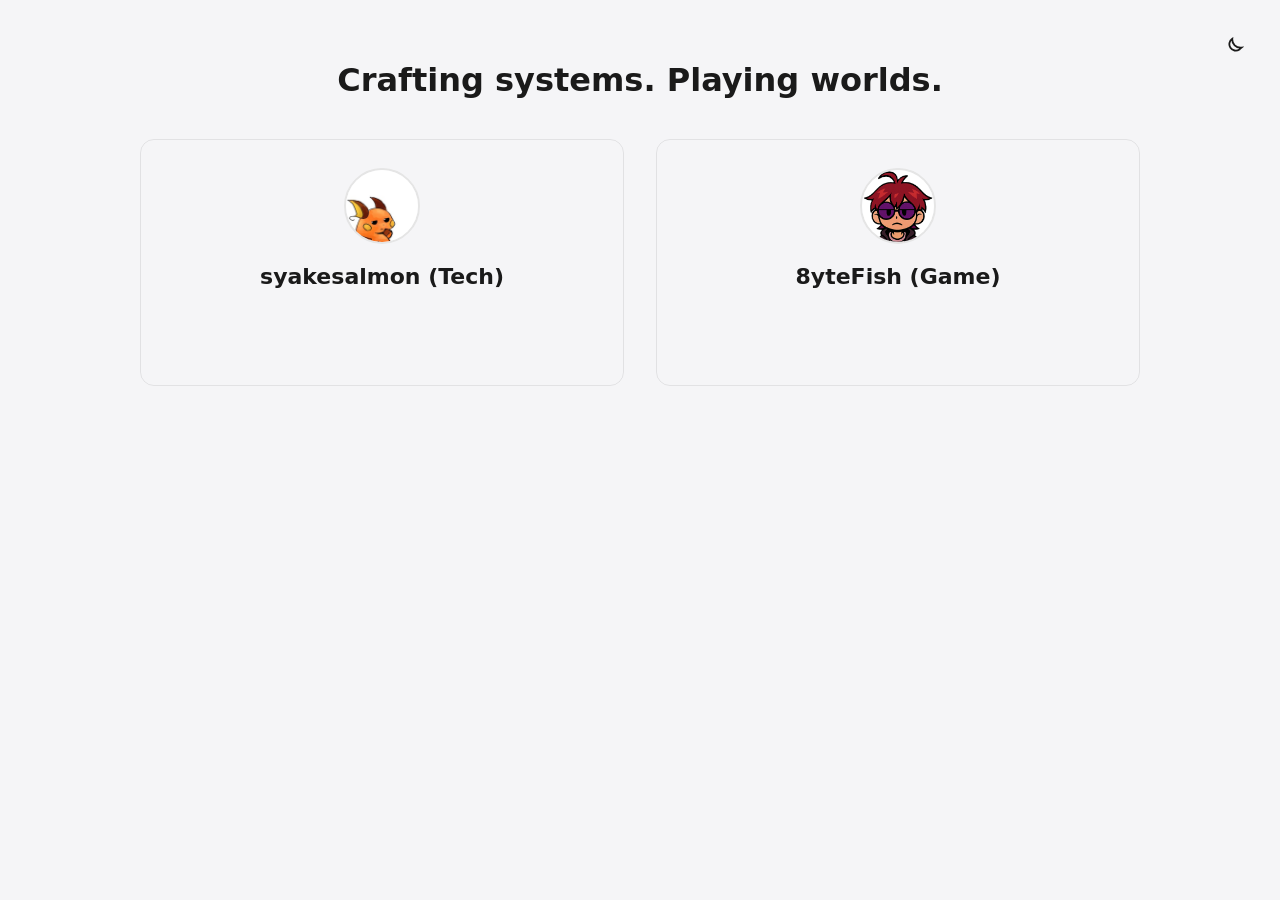
<file: index.html>
<!DOCTYPE html>
<html lang="ja">

<head>
    <meta charset="UTF-8">
    <meta name="viewport" content="width=device-width, initial-scale=1">
    <title>INDEX OF SYAKE</title>
    <link rel="stylesheet" href="https://js.cybozu.com/font-awesome/v7.2.0/css/fontawesome.min.css">
    <script src="https://js.cybozu.com/font-awesome/v7.2.0/js/all.min.js"></script>
    <style>
        :root {
            --bg-light: #f5f5f7;
            --card-light: #ffffff;
            --border-light: #e5e5e5;
            --text-light: #1a1a1a;

            --bg-dark: #1c1c1e;
            --card-dark: #2c2c2e;
            --border-dark: #3a3a3c;
            --text-dark: #f5f5f7;

            --radius: 14px;
            --shadow-light: 0 4px 12px rgba(0, 0, 0, 0.06);
            --shadow-dark: 0 4px 12px rgba(0, 0, 0, 0.4);
        }

        html[data-theme="light"] {
            --bg: var(--bg-light);
            --card-bg: var(--card-light);
            --border: var(--border-light);
            --text: var(--text-light);
            --shadow: var(--shadow-light);
        }

        html[data-theme="dark"] {
            --bg: var(--bg-dark);
            --card-bg: var(--card-dark);
            --border: var(--border-dark);
            --text: var(--text-dark);
            --shadow: var(--shadow-dark);
        }

        body {
            margin: 0;
            padding: 40px 20px;
            background: var(--bg);
            font-family: system-ui, -apple-system, BlinkMacSystemFont, "Segoe UI", Roboto, sans-serif;
            color: var(--text);
            transition: background 0.3s, color 0.3s;
        }

        h1 {
            text-align: center;
            font-size: 32px;
            margin-bottom: 40px;
            font-weight: 600;
        }

        .columns {
            max-width: 1000px;
            margin: auto;
            display: grid;
            grid-template-columns: 1fr 1fr;
            gap: 32px;
        }

        .column {
            background: transparent;
            border: none;
            box-shadow: none;
            padding: 28px;
            border-radius: var(--radius);
            border: 1px solid rgba(0, 0, 0, 0.08);
            text-align: center;
            transition: background 0.3s, border 0.3s;
            justify-items: center;
        }

        .avatar {
            width: 72px;
            height: 72px;
            border-radius: 50%;
            object-fit: cover;
            margin-bottom: 16px;
            border: 2px solid var(--border);
        }

        .column h2 {
            margin-top: 0;
            margin-bottom: 20px;
            font-size: 22px;
            font-weight: 600;
        }

        .icon-links {
            display: flex;
            justify-content: center;
            gap: 20px;
            margin-top: 20px;
        }

        .icon-link {
            width: 48px;
            height: 48px;
            border-radius: 50%;
            display: flex;
            align-items: center;
            justify-content: center;
            text-decoration: none;
            color: var(--text);
            font-size: 24px;
            transition: color 0.25s ease, opacity 0.25s ease;
            background: transparent;
            border: none;
        }

        .icon-link:hover {
            opacity: 0.6;
        }

        .theme-toggle {
            position: fixed;
            top: 20px;
            right: 20px;
            width: 42px;
            height: 42px;
            display: flex;
            align-items: center;
            justify-content: center;
            cursor: pointer;
            font-size: 20px;
            user-select: none;
            background: transparent;
            border: none;
            box-shadow: none;
            padding: 6px;
        }

        .theme-toggle:hover {
            opacity: 0.6;
            transform: none;

        }

        @media (max-width: 780px) {
            body {
                padding: 32px 14px;
            }

            .columns {
                grid-template-columns: 1fr;
                width: 100%;
                max-width: 420px;
                border: none;
                box-shadow: none;
            }
        }
    </style>
</head>

<body>
    <div class="theme-toggle" id="themeToggle">
        <svg id="themeIcon" width="22" height="22" viewBox="0 0 24 24" stroke="currentColor" fill="none"
            stroke-width="2">
            <path d="M21 12.79A9 9 0 0111.21 3 7 7 0 1019 14.79 9 9 0 0121 12.79z" />
        </svg>
    </div>

    <h1>Crafting systems. Playing worlds.</h1>

    <div class="columns">

        <div class="column">
            <img class="avatar" src="static/images/avatar-tech.jpg" alt="Tech Profile">
            <h2>syakesalmon (Tech)</h2>
            <div class="icon-links">
                <a class="icon-link" href="https://github.com/syake-salmon" target="_blank">
                    <i class="fa-brands fa-github"></i>
                </a>
                <a class="icon-link" href="https://qiita.com/syakesalmon" target="_blank">
                    <i class="fa-solid fa-code"></i>
                </a>
                <a class="icon-link" href="https://bsky.app/profile/syak3.bsky.social" target="_blank">
                    <i class="fa-brands fa-bluesky"></i>
                </a>
                <a class="icon-link" href="https://discord.gg/XnVhfv8m" target="_blank">
                    <i class="fa-brands fa-discord"></i>
                </a>
            </div>
        </div>

        <div class="column">
            <img class="avatar" src="static/images/avatar-game.jpg" alt="Game Profile">
            <h2>8yteFish (Game)</h2>
            <div class="icon-links">
                <a class="icon-link" href="https://www.twitch.tv/8ytefish" target="_blank">
                    <i class="fa-brands fa-twitch"></i>
                </a>
                <a class="icon-link" href="https://www.youtube.com/@8yteFish" target="_blank">
                    <i class="fa-brands fa-youtube"></i>
                </a>
                <a class="icon-link" href="https://twitter.com/8ytefish" target="_blank">
                    <i class="fa-brands fa-x-twitter"></i>
                </a>
                <a class="icon-link" href="https://steamcommunity.com/id/syakesalmon/" target="_blank">
                    <i class="fa-brands fa-steam"></i>
                </a>
                <a class="icon-link" href="https://www.xbox.com/en-US/play/user/syakesalmon" target="_blank">
                    <i class="fa-brands fa-xbox"></i>
                </a>
            </div>
        </div>

    </div>

    <script>
        const toggle = document.getElementById("themeToggle");
        const root = document.documentElement;

        function setIcon(theme) {
            const icon = document.getElementById("themeIcon");
            if (theme === "dark") {
                // 太陽アイコン
                icon.innerHTML = `
      <circle cx="12" cy="12" r="5"></circle>
      <line x1="12" y1="1" x2="12" y2="3"></line>
      <line x1="12" y1="21" x2="12" y2="23"></line>
      <line x1="4.22" y1="4.22" x2="5.64" y2="5.64"></line>
      <line x1="18.36" y1="18.36" x2="19.78" y2="19.78"></line>
      <line x1="1" y1="12" x2="3" y2="12"></line>
      <line x1="21" y1="12" x2="23" y2="12"></line>
      <line x1="4.22" y1="19.78" x2="5.64" y2="18.36"></line>
      <line x1="18.36" y1="5.64" x2="19.78" y2="4.22"></line>
    `;
            } else {
                // 月アイコン
                icon.innerHTML = `
      <path d="M21 12.79A9 9 0 0111.21 3 7 7 0 1019 14.79 9 9 0 0121 12.79z"/>
    `;
            }
        }

        function applyTheme(theme) {
            root.setAttribute("data-theme", theme);
            localStorage.setItem("theme", theme);
            setIcon(theme);
        }


        const saved = localStorage.getItem("theme");
        if (saved) {
            applyTheme(saved);
        } else {
            const prefersDark = window.matchMedia("(prefers-color-scheme: dark)").matches;
            applyTheme(prefersDark ? "dark" : "light");
        }

        toggle.addEventListener("click", () => {
            applyTheme(root.dataset.theme === "dark" ? "light" : "dark");
        });
    </script>

</body>

</html>
</file>
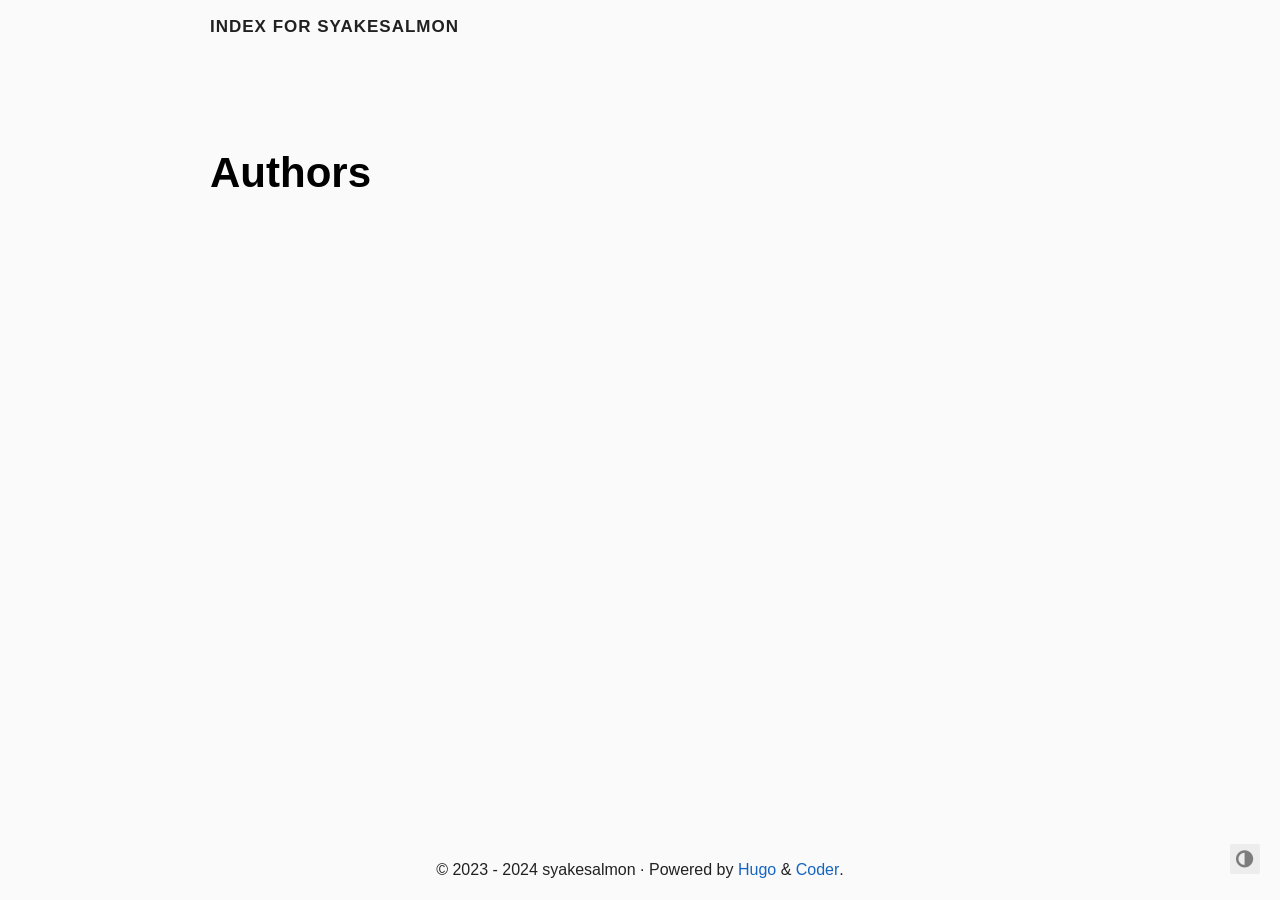
<file: authors/index.html>
<!doctype html><html lang=en><head><title>Authors · Index for syakesalmon</title><meta charset=utf-8><meta name=viewport content="width=device-width,initial-scale=1"><meta name=color-scheme content="light dark"><meta name=author content="syakesalmon"><meta name=description content="syakesalmon's personal website"><meta name=keywords content="developer,game"><meta name=twitter:card content="summary"><meta name=twitter:title content="Authors"><meta name=twitter:description content="syakesalmon's personal website"><meta property="og:title" content="Authors"><meta property="og:description" content="syakesalmon's personal website"><meta property="og:type" content="website"><meta property="og:url" content="https://syake-salmon.github.io/authors/"><link rel=canonical href=https://syake-salmon.github.io/authors/><link rel=preload href="/fonts/forkawesome-webfont.woff2?v=1.2.0" as=font type=font/woff2 crossorigin><link rel=stylesheet href=/css/coder.min.e1bdf152d93b060b06ba5d496486ed9c201a8b95d335e035beb5faebe3b61cad.css integrity="sha256-4b3xUtk7BgsGul1JZIbtnCAai5XTNeA1vrX66+O2HK0=" crossorigin=anonymous media=screen><link rel=stylesheet href=/css/coder-dark.min.a00e6364bacbc8266ad1cc81230774a1397198f8cfb7bcba29b7d6fcb54ce57f.css integrity="sha256-oA5jZLrLyCZq0cyBIwd0oTlxmPjPt7y6KbfW/LVM5X8=" crossorigin=anonymous media=screen><link rel=icon type=image/svg+xml href=/favicon.svg sizes=any><link rel=icon type=image/png href=/favicon-32x32.png sizes=32x32><link rel=icon type=image/png href=/favicon-16x16.png sizes=16x16><link rel=apple-touch-icon href=/images/apple-touch-icon.png><link rel=apple-touch-icon sizes=180x180 href=/images/apple-touch-icon.png><link rel=manifest href=/site.webmanifest><link rel=mask-icon href=/images/safari-pinned-tab.svg color=#5bbad5><link rel=alternate type=application/rss+xml href=/authors/index.xml title="Index for syakesalmon"></head><body class="preload-transitions colorscheme-auto"><div class=float-container><a id=dark-mode-toggle class=colorscheme-toggle><i class="fa fa-adjust fa-fw" aria-hidden=true></i></a></div><main class=wrapper><nav class=navigation><section class=container><a class=navigation-title href=/>Index for syakesalmon</a></section></nav><div class=content><section class="container taxonomy"><header><h1 class=title><a class=title-link href=https://syake-salmon.github.io/authors/>Authors</a></h1></header><ul></ul></section></div><footer class=footer><section class=container>©
2023 -
2024
syakesalmon
·
Powered by <a href=https://gohugo.io/ target=_blank rel=noopener>Hugo</a> & <a href=https://github.com/luizdepra/hugo-coder/ target=_blank rel=noopener>Coder</a>.</section></footer></main><script src=/js/coder.min.6ae284be93d2d19dad1f02b0039508d9aab3180a12a06dcc71b0b0ef7825a317.js integrity="sha256-auKEvpPS0Z2tHwKwA5UI2aqzGAoSoG3McbCw73gloxc="></script>
<script src=/dc213e7fa6_5748898424427693244.min.6240f26e96dc9194633505664c6e246f1bdd4af691fa39aa15acf2209bd1c392.js integrity="sha256-YkDybpbckZRjNQVmTG4kbxvdSvaR+jmqFazyIJvRw5I="></script></body></html>
</file>
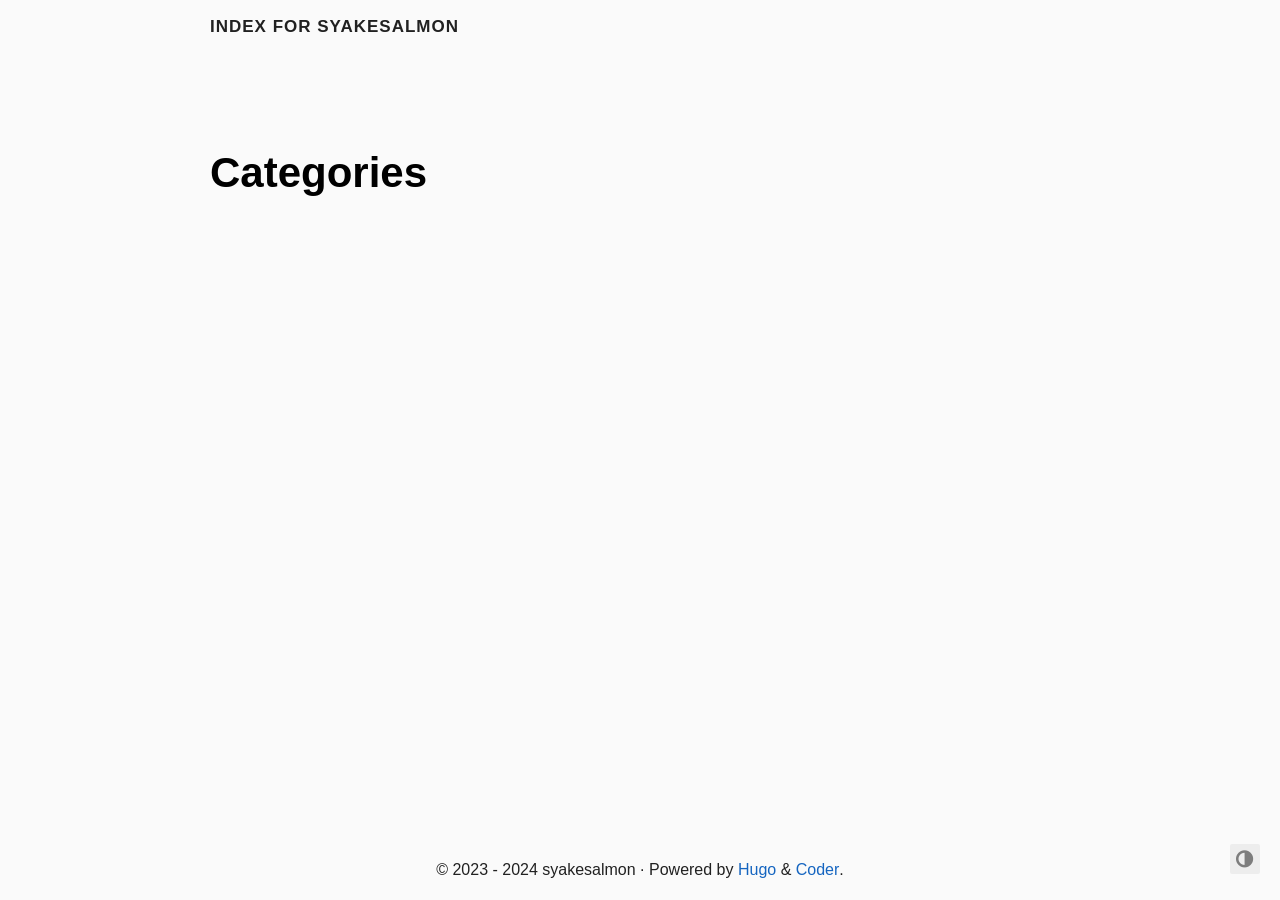
<file: categories/index.html>
<!doctype html><html lang=en><head><title>Categories · Index for syakesalmon</title><meta charset=utf-8><meta name=viewport content="width=device-width,initial-scale=1"><meta name=color-scheme content="light dark"><meta name=author content="syakesalmon"><meta name=description content="syakesalmon's personal website"><meta name=keywords content="developer,game"><meta name=twitter:card content="summary"><meta name=twitter:title content="Categories"><meta name=twitter:description content="syakesalmon's personal website"><meta property="og:title" content="Categories"><meta property="og:description" content="syakesalmon's personal website"><meta property="og:type" content="website"><meta property="og:url" content="https://syake-salmon.github.io/categories/"><link rel=canonical href=https://syake-salmon.github.io/categories/><link rel=preload href="/fonts/forkawesome-webfont.woff2?v=1.2.0" as=font type=font/woff2 crossorigin><link rel=stylesheet href=/css/coder.min.e1bdf152d93b060b06ba5d496486ed9c201a8b95d335e035beb5faebe3b61cad.css integrity="sha256-4b3xUtk7BgsGul1JZIbtnCAai5XTNeA1vrX66+O2HK0=" crossorigin=anonymous media=screen><link rel=stylesheet href=/css/coder-dark.min.a00e6364bacbc8266ad1cc81230774a1397198f8cfb7bcba29b7d6fcb54ce57f.css integrity="sha256-oA5jZLrLyCZq0cyBIwd0oTlxmPjPt7y6KbfW/LVM5X8=" crossorigin=anonymous media=screen><link rel=icon type=image/svg+xml href=/favicon.svg sizes=any><link rel=icon type=image/png href=/favicon-32x32.png sizes=32x32><link rel=icon type=image/png href=/favicon-16x16.png sizes=16x16><link rel=apple-touch-icon href=/images/apple-touch-icon.png><link rel=apple-touch-icon sizes=180x180 href=/images/apple-touch-icon.png><link rel=manifest href=/site.webmanifest><link rel=mask-icon href=/images/safari-pinned-tab.svg color=#5bbad5><link rel=alternate type=application/rss+xml href=/categories/index.xml title="Index for syakesalmon"></head><body class="preload-transitions colorscheme-auto"><div class=float-container><a id=dark-mode-toggle class=colorscheme-toggle><i class="fa fa-adjust fa-fw" aria-hidden=true></i></a></div><main class=wrapper><nav class=navigation><section class=container><a class=navigation-title href=/>Index for syakesalmon</a></section></nav><div class=content><section class="container taxonomy"><header><h1 class=title><a class=title-link href=https://syake-salmon.github.io/categories/>Categories</a></h1></header><ul></ul></section></div><footer class=footer><section class=container>©
2023 -
2024
syakesalmon
·
Powered by <a href=https://gohugo.io/ target=_blank rel=noopener>Hugo</a> & <a href=https://github.com/luizdepra/hugo-coder/ target=_blank rel=noopener>Coder</a>.</section></footer></main><script src=/js/coder.min.6ae284be93d2d19dad1f02b0039508d9aab3180a12a06dcc71b0b0ef7825a317.js integrity="sha256-auKEvpPS0Z2tHwKwA5UI2aqzGAoSoG3McbCw73gloxc="></script>
<script src=/dc213e7fa6_5748898424427693244.min.6240f26e96dc9194633505664c6e246f1bdd4af691fa39aa15acf2209bd1c392.js integrity="sha256-YkDybpbckZRjNQVmTG4kbxvdSvaR+jmqFazyIJvRw5I="></script></body></html>
</file>
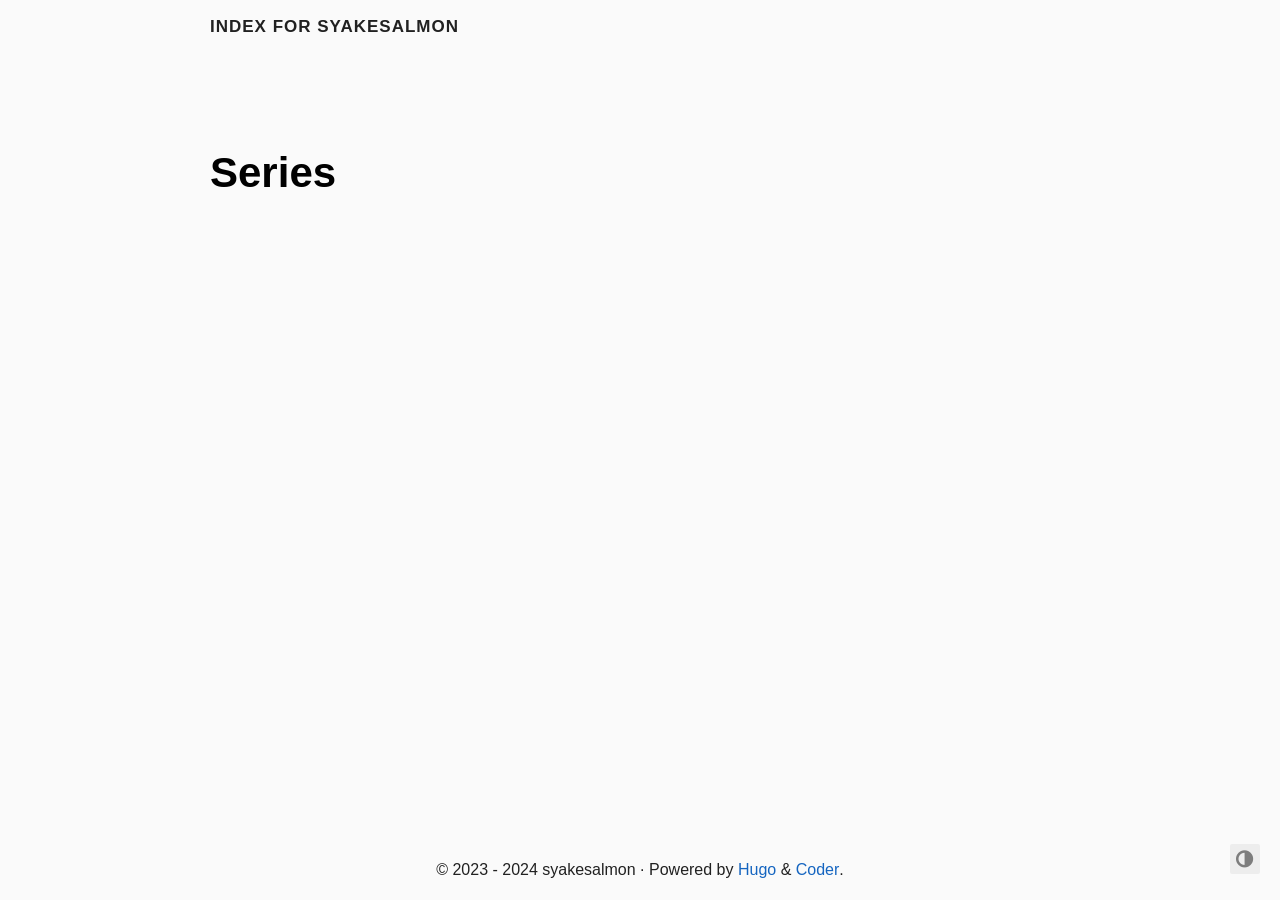
<file: series/index.html>
<!doctype html><html lang=en><head><title>Series · Index for syakesalmon</title><meta charset=utf-8><meta name=viewport content="width=device-width,initial-scale=1"><meta name=color-scheme content="light dark"><meta name=author content="syakesalmon"><meta name=description content="syakesalmon's personal website"><meta name=keywords content="developer,game"><meta name=twitter:card content="summary"><meta name=twitter:title content="Series"><meta name=twitter:description content="syakesalmon's personal website"><meta property="og:title" content="Series"><meta property="og:description" content="syakesalmon's personal website"><meta property="og:type" content="website"><meta property="og:url" content="https://syake-salmon.github.io/series/"><link rel=canonical href=https://syake-salmon.github.io/series/><link rel=preload href="/fonts/forkawesome-webfont.woff2?v=1.2.0" as=font type=font/woff2 crossorigin><link rel=stylesheet href=/css/coder.min.e1bdf152d93b060b06ba5d496486ed9c201a8b95d335e035beb5faebe3b61cad.css integrity="sha256-4b3xUtk7BgsGul1JZIbtnCAai5XTNeA1vrX66+O2HK0=" crossorigin=anonymous media=screen><link rel=stylesheet href=/css/coder-dark.min.a00e6364bacbc8266ad1cc81230774a1397198f8cfb7bcba29b7d6fcb54ce57f.css integrity="sha256-oA5jZLrLyCZq0cyBIwd0oTlxmPjPt7y6KbfW/LVM5X8=" crossorigin=anonymous media=screen><link rel=icon type=image/svg+xml href=/favicon.svg sizes=any><link rel=icon type=image/png href=/favicon-32x32.png sizes=32x32><link rel=icon type=image/png href=/favicon-16x16.png sizes=16x16><link rel=apple-touch-icon href=/images/apple-touch-icon.png><link rel=apple-touch-icon sizes=180x180 href=/images/apple-touch-icon.png><link rel=manifest href=/site.webmanifest><link rel=mask-icon href=/images/safari-pinned-tab.svg color=#5bbad5><link rel=alternate type=application/rss+xml href=/series/index.xml title="Index for syakesalmon"></head><body class="preload-transitions colorscheme-auto"><div class=float-container><a id=dark-mode-toggle class=colorscheme-toggle><i class="fa fa-adjust fa-fw" aria-hidden=true></i></a></div><main class=wrapper><nav class=navigation><section class=container><a class=navigation-title href=/>Index for syakesalmon</a></section></nav><div class=content><section class="container taxonomy"><header><h1 class=title><a class=title-link href=https://syake-salmon.github.io/series/>Series</a></h1></header><ul></ul></section></div><footer class=footer><section class=container>©
2023 -
2024
syakesalmon
·
Powered by <a href=https://gohugo.io/ target=_blank rel=noopener>Hugo</a> & <a href=https://github.com/luizdepra/hugo-coder/ target=_blank rel=noopener>Coder</a>.</section></footer></main><script src=/js/coder.min.6ae284be93d2d19dad1f02b0039508d9aab3180a12a06dcc71b0b0ef7825a317.js integrity="sha256-auKEvpPS0Z2tHwKwA5UI2aqzGAoSoG3McbCw73gloxc="></script>
<script src=/dc213e7fa6_5748898424427693244.min.6240f26e96dc9194633505664c6e246f1bdd4af691fa39aa15acf2209bd1c392.js integrity="sha256-YkDybpbckZRjNQVmTG4kbxvdSvaR+jmqFazyIJvRw5I="></script></body></html>
</file>
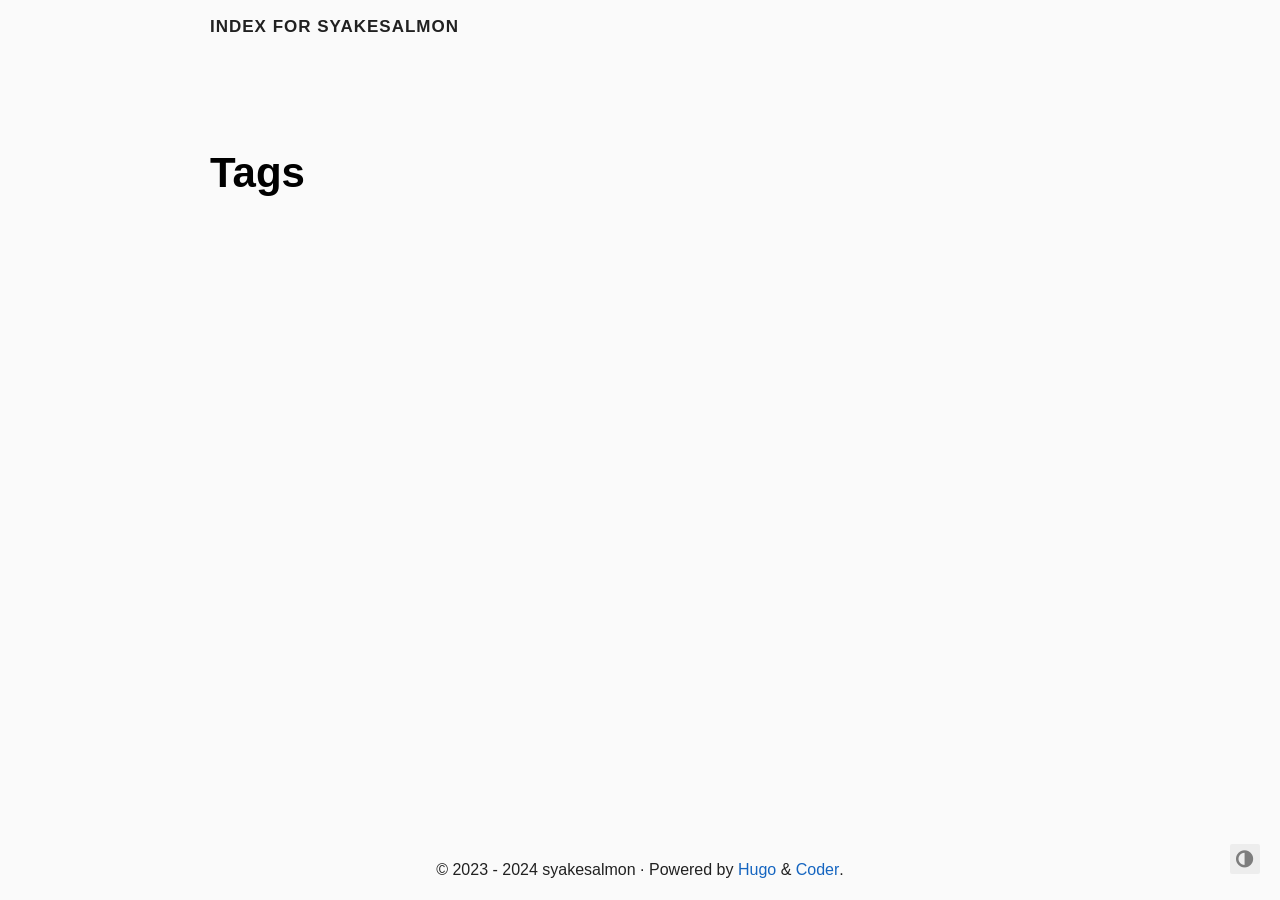
<file: tags/index.html>
<!doctype html><html lang=en><head><title>Tags · Index for syakesalmon</title><meta charset=utf-8><meta name=viewport content="width=device-width,initial-scale=1"><meta name=color-scheme content="light dark"><meta name=author content="syakesalmon"><meta name=description content="syakesalmon's personal website"><meta name=keywords content="developer,game"><meta name=twitter:card content="summary"><meta name=twitter:title content="Tags"><meta name=twitter:description content="syakesalmon's personal website"><meta property="og:title" content="Tags"><meta property="og:description" content="syakesalmon's personal website"><meta property="og:type" content="website"><meta property="og:url" content="https://syake-salmon.github.io/tags/"><link rel=canonical href=https://syake-salmon.github.io/tags/><link rel=preload href="/fonts/forkawesome-webfont.woff2?v=1.2.0" as=font type=font/woff2 crossorigin><link rel=stylesheet href=/css/coder.min.e1bdf152d93b060b06ba5d496486ed9c201a8b95d335e035beb5faebe3b61cad.css integrity="sha256-4b3xUtk7BgsGul1JZIbtnCAai5XTNeA1vrX66+O2HK0=" crossorigin=anonymous media=screen><link rel=stylesheet href=/css/coder-dark.min.a00e6364bacbc8266ad1cc81230774a1397198f8cfb7bcba29b7d6fcb54ce57f.css integrity="sha256-oA5jZLrLyCZq0cyBIwd0oTlxmPjPt7y6KbfW/LVM5X8=" crossorigin=anonymous media=screen><link rel=icon type=image/svg+xml href=/favicon.svg sizes=any><link rel=icon type=image/png href=/favicon-32x32.png sizes=32x32><link rel=icon type=image/png href=/favicon-16x16.png sizes=16x16><link rel=apple-touch-icon href=/images/apple-touch-icon.png><link rel=apple-touch-icon sizes=180x180 href=/images/apple-touch-icon.png><link rel=manifest href=/site.webmanifest><link rel=mask-icon href=/images/safari-pinned-tab.svg color=#5bbad5><link rel=alternate type=application/rss+xml href=/tags/index.xml title="Index for syakesalmon"></head><body class="preload-transitions colorscheme-auto"><div class=float-container><a id=dark-mode-toggle class=colorscheme-toggle><i class="fa fa-adjust fa-fw" aria-hidden=true></i></a></div><main class=wrapper><nav class=navigation><section class=container><a class=navigation-title href=/>Index for syakesalmon</a></section></nav><div class=content><section class="container taxonomy"><header><h1 class=title><a class=title-link href=https://syake-salmon.github.io/tags/>Tags</a></h1></header><ul></ul></section></div><footer class=footer><section class=container>©
2023 -
2024
syakesalmon
·
Powered by <a href=https://gohugo.io/ target=_blank rel=noopener>Hugo</a> & <a href=https://github.com/luizdepra/hugo-coder/ target=_blank rel=noopener>Coder</a>.</section></footer></main><script src=/js/coder.min.6ae284be93d2d19dad1f02b0039508d9aab3180a12a06dcc71b0b0ef7825a317.js integrity="sha256-auKEvpPS0Z2tHwKwA5UI2aqzGAoSoG3McbCw73gloxc="></script>
<script src=/dc213e7fa6_5748898424427693244.min.6240f26e96dc9194633505664c6e246f1bdd4af691fa39aa15acf2209bd1c392.js integrity="sha256-YkDybpbckZRjNQVmTG4kbxvdSvaR+jmqFazyIJvRw5I="></script></body></html>
</file>
